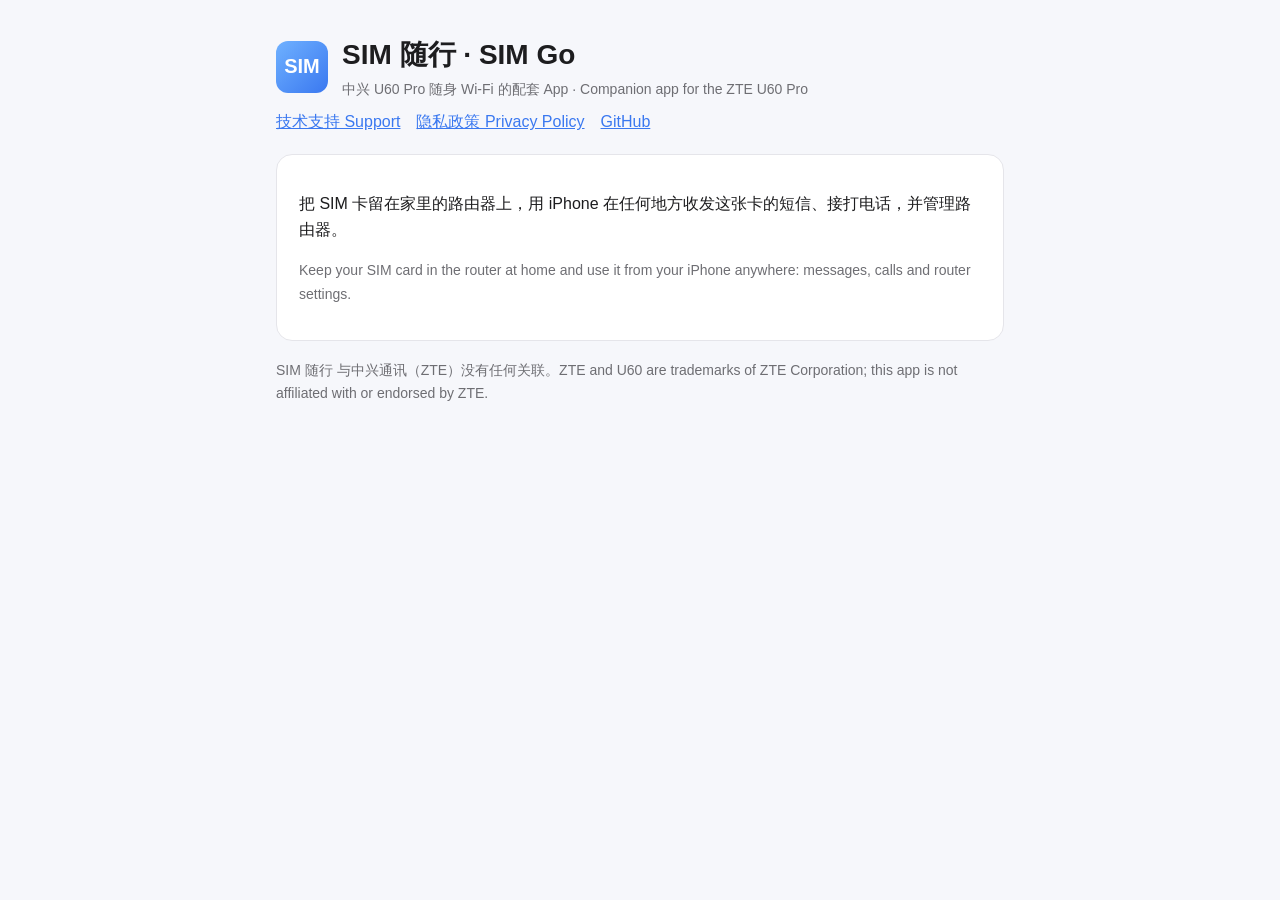
<file: index.html>
<!doctype html><html lang="zh-Hans"><head><meta charset="utf-8"><meta name="viewport" content="width=device-width,initial-scale=1"><title>SIM 随行 · SIM Go</title><link rel="stylesheet" href="style.css"></head><body><main>
<header><div class="logo">SIM</div><div><h1>SIM 随行 · SIM Go</h1><div class="muted">中兴 U60 Pro 随身 Wi-Fi 的配套 App · Companion app for the ZTE U60 Pro</div></div></header>
<nav><a href="support.html">技术支持 Support</a><a href="privacy.html">隐私政策 Privacy Policy</a><a href="https://github.com/Yakultt-t/openu60">GitHub</a></nav>
<div class="card"><p>把 SIM 卡留在家里的路由器上，用 iPhone 在任何地方收发这张卡的短信、接打电话，并管理路由器。</p>
<p class="muted">Keep your SIM card in the router at home and use it from your iPhone anywhere: messages, calls and router settings.</p></div>
<p class="muted">SIM 随行 与中兴通讯（ZTE）没有任何关联。ZTE and U60 are trademarks of ZTE Corporation; this app is not affiliated with or endorsed by ZTE.</p>
</main></body></html>
</file>
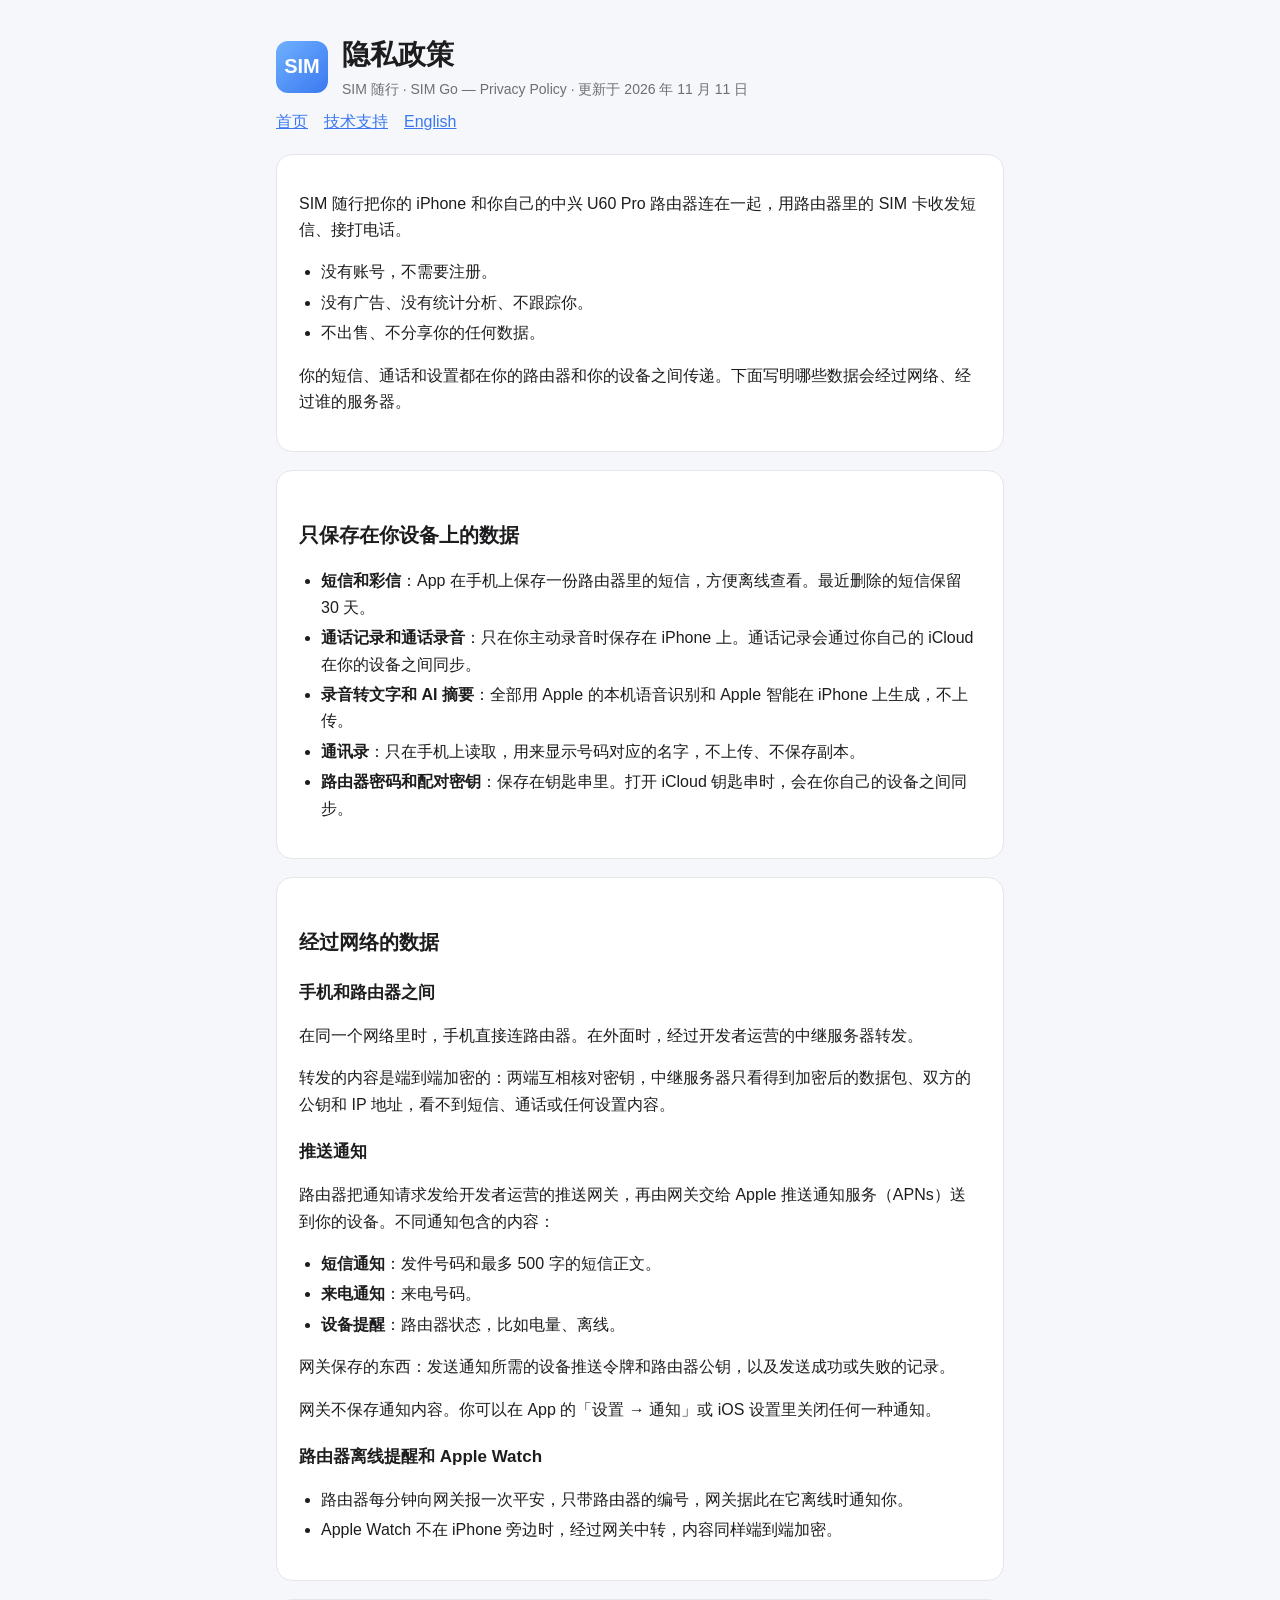
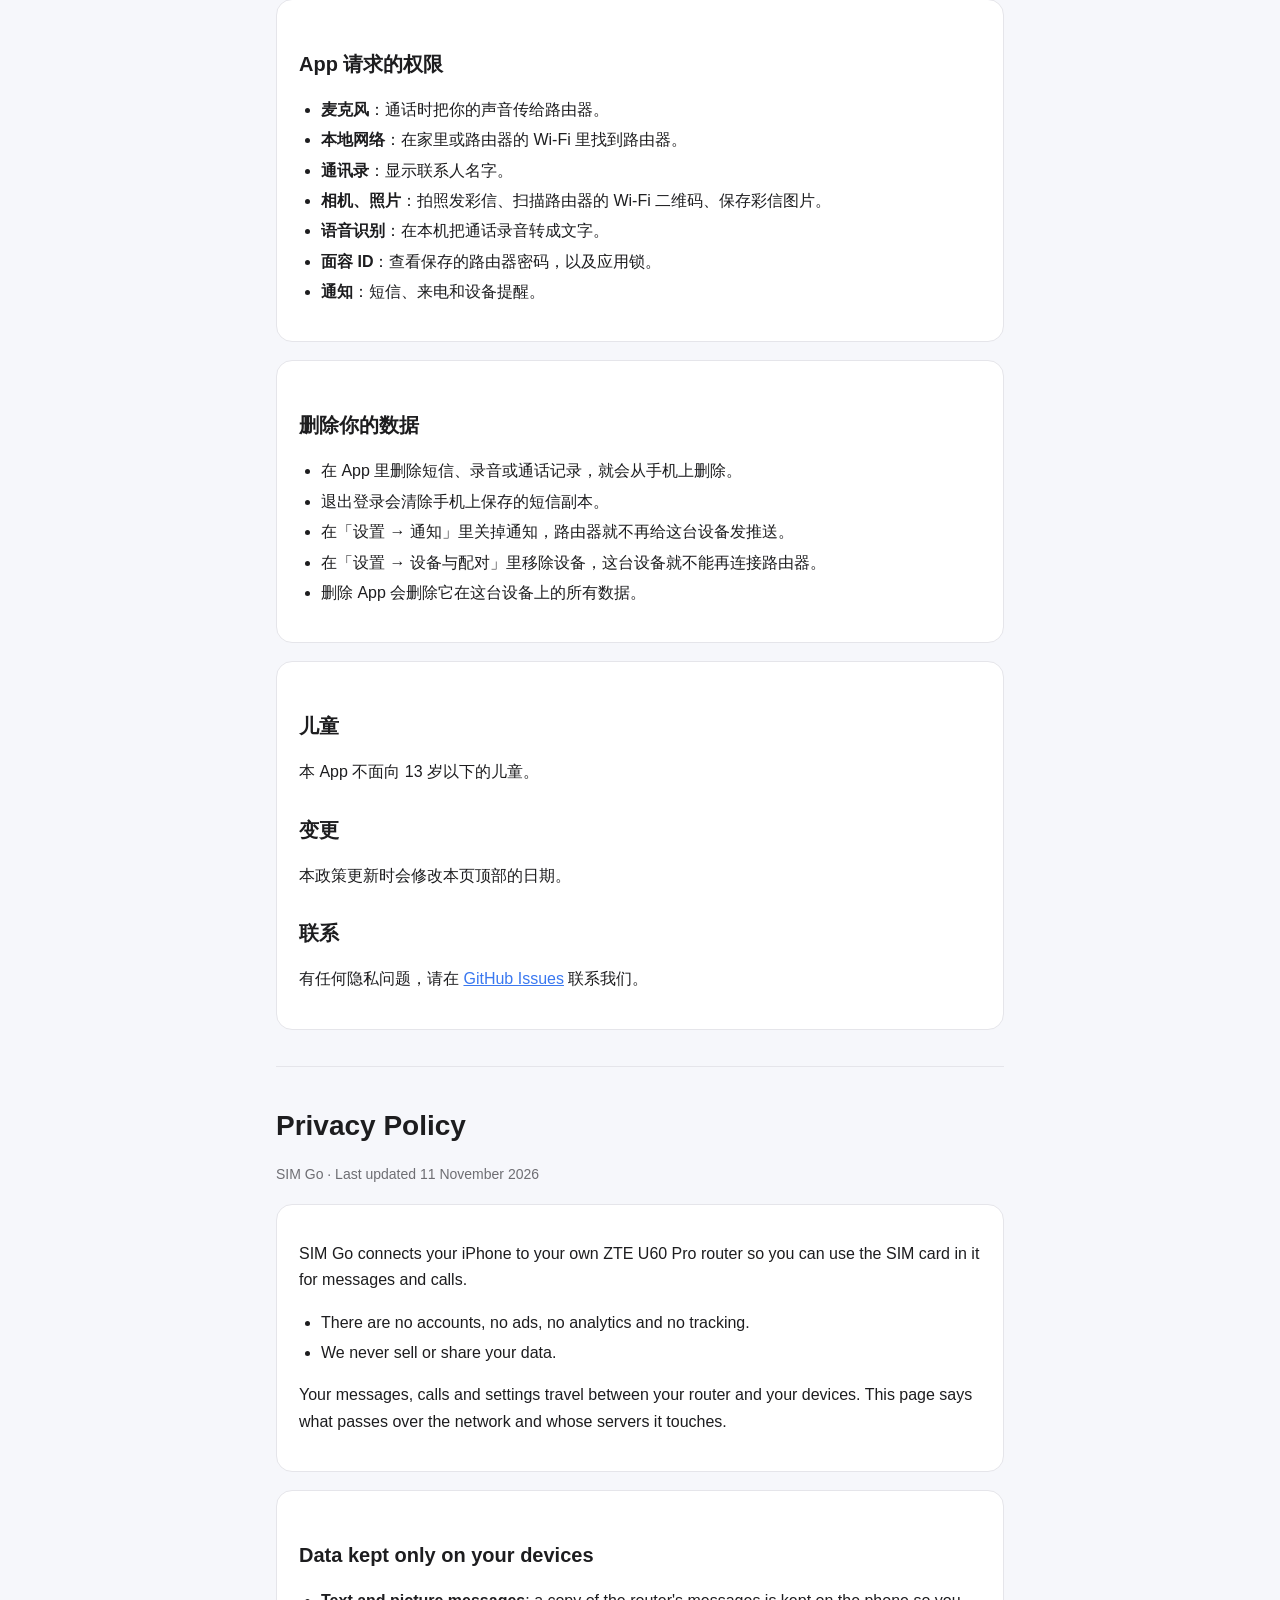
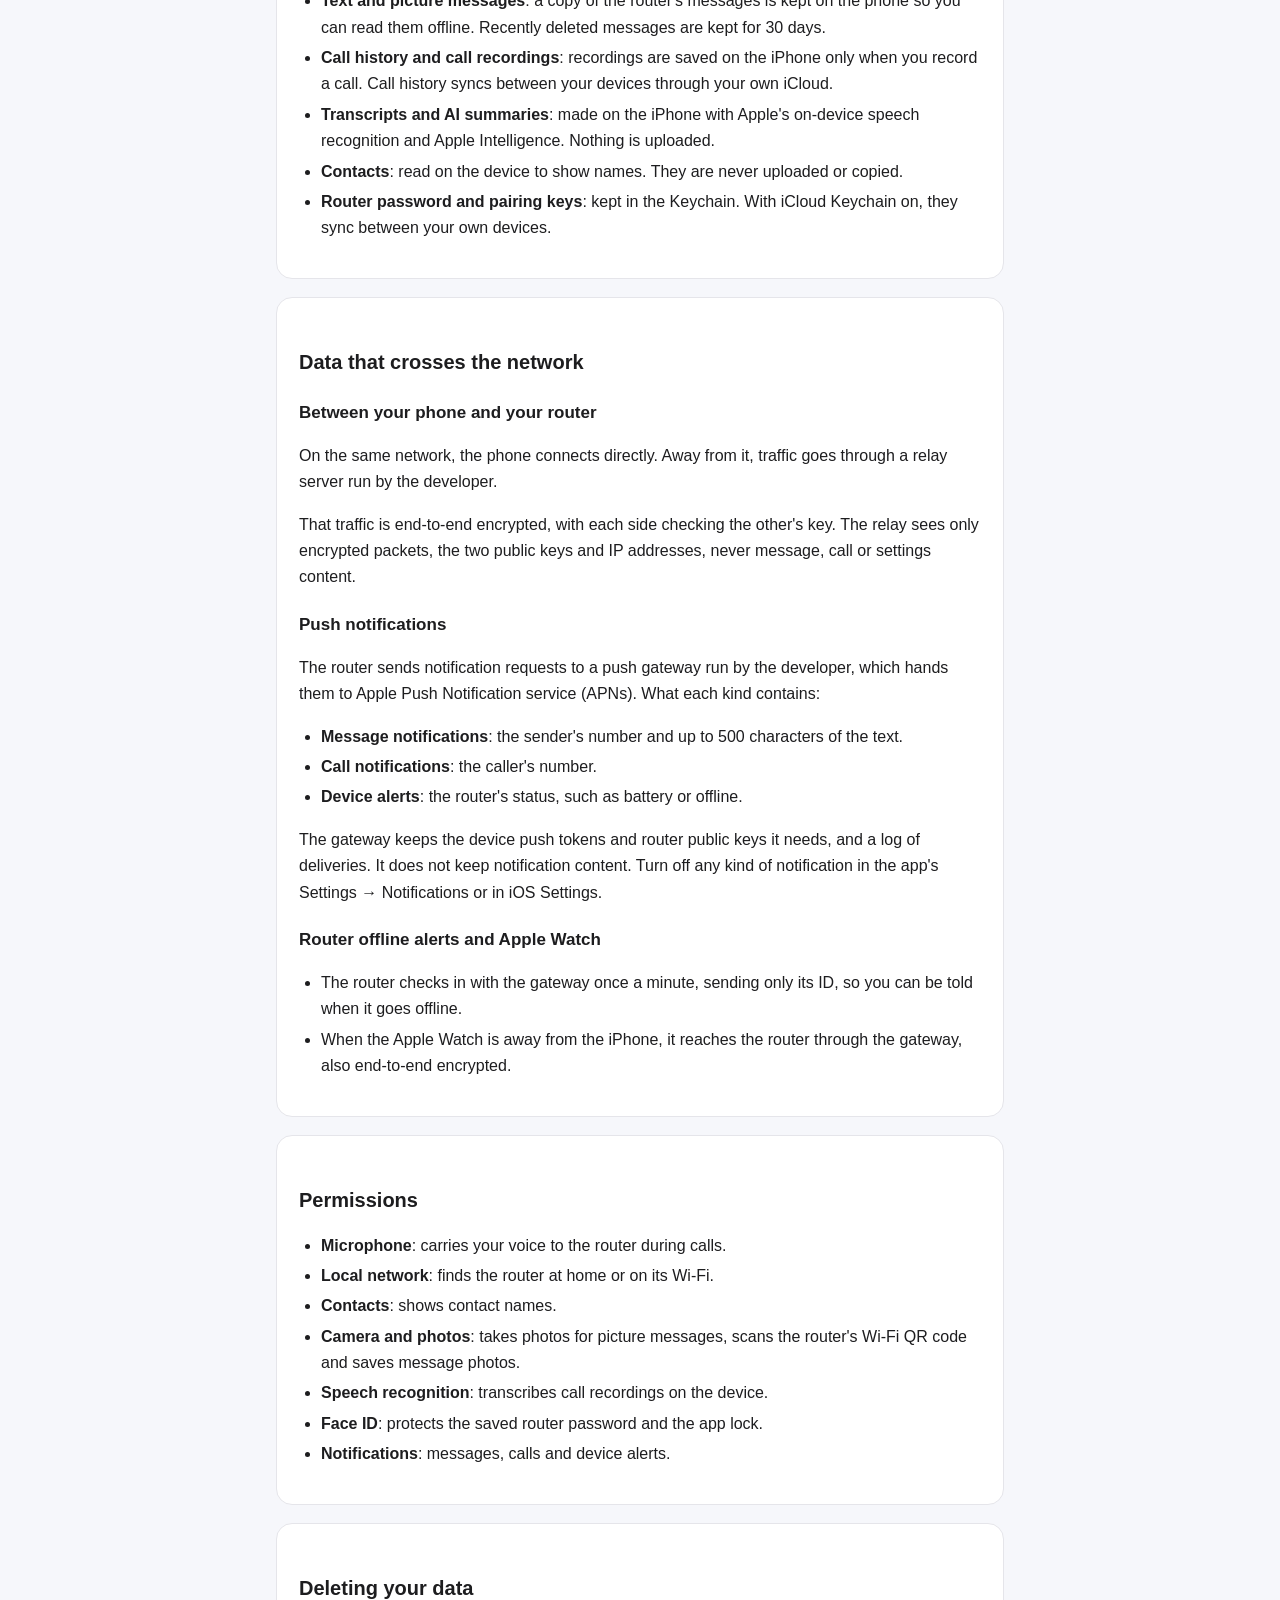
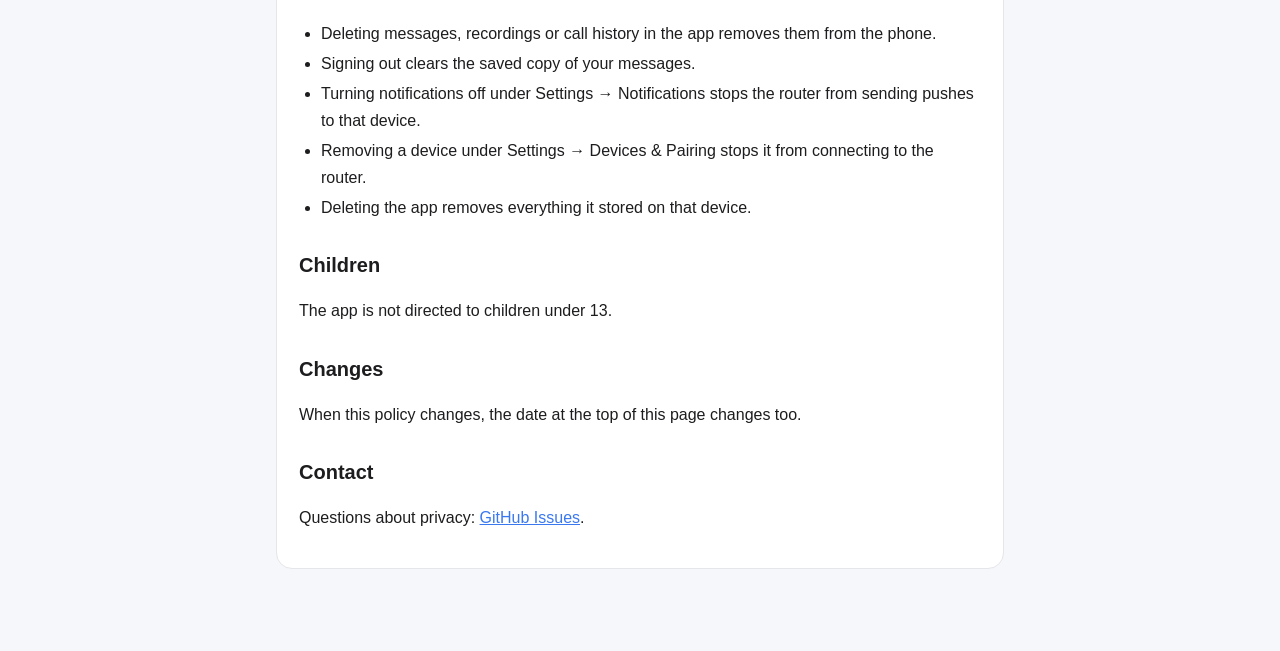
<file: privacy.html>
<!doctype html><html lang="zh-Hans"><head><meta charset="utf-8"><meta name="viewport" content="width=device-width,initial-scale=1"><title>隐私政策 · SIM 随行</title><link rel="stylesheet" href="style.css"></head><body><main>
<header><div class="logo">SIM</div><div><h1>隐私政策</h1><div class="muted">SIM 随行 · SIM Go — Privacy Policy · 更新于 2026 年 11 月 11 日</div></div></header>
<nav><a href="index.html">首页</a><a href="support.html">技术支持</a><a href="#en">English</a></nav>

<div class="card">
<p>SIM 随行把你的 iPhone 和你自己的中兴 U60 Pro 路由器连在一起，用路由器里的 SIM 卡收发短信、接打电话。</p>
<ul>
<li>没有账号，不需要注册。</li>
<li>没有广告、没有统计分析、不跟踪你。</li>
<li>不出售、不分享你的任何数据。</li>
</ul>
<p>你的短信、通话和设置都在你的路由器和你的设备之间传递。下面写明哪些数据会经过网络、经过谁的服务器。</p>
</div>

<div class="card">
<h2>只保存在你设备上的数据</h2>
<ul>
<li><b>短信和彩信</b>：App 在手机上保存一份路由器里的短信，方便离线查看。最近删除的短信保留 30 天。</li>
<li><b>通话记录和通话录音</b>：只在你主动录音时保存在 iPhone 上。通话记录会通过你自己的 iCloud 在你的设备之间同步。</li>
<li><b>录音转文字和 AI 摘要</b>：全部用 Apple 的本机语音识别和 Apple 智能在 iPhone 上生成，不上传。</li>
<li><b>通讯录</b>：只在手机上读取，用来显示号码对应的名字，不上传、不保存副本。</li>
<li><b>路由器密码和配对密钥</b>：保存在钥匙串里。打开 iCloud 钥匙串时，会在你自己的设备之间同步。</li>
</ul>
</div>

<div class="card">
<h2>经过网络的数据</h2>
<h3>手机和路由器之间</h3>
<p>在同一个网络里时，手机直接连路由器。在外面时，经过开发者运营的中继服务器转发。</p>
<p>转发的内容是端到端加密的：两端互相核对密钥，中继服务器只看得到加密后的数据包、双方的公钥和 IP 地址，看不到短信、通话或任何设置内容。</p>
<h3>推送通知</h3>
<p>路由器把通知请求发给开发者运营的推送网关，再由网关交给 Apple 推送通知服务（APNs）送到你的设备。不同通知包含的内容：</p>
<ul>
<li><b>短信通知</b>：发件号码和最多 500 字的短信正文。</li>
<li><b>来电通知</b>：来电号码。</li>
<li><b>设备提醒</b>：路由器状态，比如电量、离线。</li>
</ul>
<p>网关保存的东西：发送通知所需的设备推送令牌和路由器公钥，以及发送成功或失败的记录。</p>
<p>网关不保存通知内容。你可以在 App 的「设置 → 通知」或 iOS 设置里关闭任何一种通知。</p>
<h3>路由器离线提醒和 Apple Watch</h3>
<ul>
<li>路由器每分钟向网关报一次平安，只带路由器的编号，网关据此在它离线时通知你。</li>
<li>Apple Watch 不在 iPhone 旁边时，经过网关中转，内容同样端到端加密。</li>
</ul>
</div>

<div class="card">
<h2>App 请求的权限</h2>
<ul>
<li><b>麦克风</b>：通话时把你的声音传给路由器。</li>
<li><b>本地网络</b>：在家里或路由器的 Wi-Fi 里找到路由器。</li>
<li><b>通讯录</b>：显示联系人名字。</li>
<li><b>相机、照片</b>：拍照发彩信、扫描路由器的 Wi-Fi 二维码、保存彩信图片。</li>
<li><b>语音识别</b>：在本机把通话录音转成文字。</li>
<li><b>面容 ID</b>：查看保存的路由器密码，以及应用锁。</li>
<li><b>通知</b>：短信、来电和设备提醒。</li>
</ul>
</div>

<div class="card">
<h2>删除你的数据</h2>
<ul>
<li>在 App 里删除短信、录音或通话记录，就会从手机上删除。</li>
<li>退出登录会清除手机上保存的短信副本。</li>
<li>在「设置 → 通知」里关掉通知，路由器就不再给这台设备发推送。</li>
<li>在「设置 → 设备与配对」里移除设备，这台设备就不能再连接路由器。</li>
<li>删除 App 会删除它在这台设备上的所有数据。</li>
</ul>
</div>

<div class="card">
<h2>儿童</h2><p>本 App 不面向 13 岁以下的儿童。</p>
<h2>变更</h2><p>本政策更新时会修改本页顶部的日期。</p>
<h2>联系</h2><p>有任何隐私问题，请在 <a href="https://github.com/Yakultt-t/openu60/issues">GitHub Issues</a> 联系我们。</p>
</div>

<hr id="en">
<h1>Privacy Policy</h1>
<p class="muted">SIM Go · Last updated 11 November 2026</p>
<div class="card">
<p>SIM Go connects your iPhone to your own ZTE U60 Pro router so you can use the SIM card in it for messages and calls.</p>
<ul>
<li>There are no accounts, no ads, no analytics and no tracking.</li>
<li>We never sell or share your data.</li>
</ul>
<p>Your messages, calls and settings travel between your router and your devices. This page says what passes over the network and whose servers it touches.</p>
</div>
<div class="card">
<h2>Data kept only on your devices</h2>
<ul>
<li><b>Text and picture messages</b>: a copy of the router's messages is kept on the phone so you can read them offline. Recently deleted messages are kept for 30 days.</li>
<li><b>Call history and call recordings</b>: recordings are saved on the iPhone only when you record a call. Call history syncs between your devices through your own iCloud.</li>
<li><b>Transcripts and AI summaries</b>: made on the iPhone with Apple's on-device speech recognition and Apple Intelligence. Nothing is uploaded.</li>
<li><b>Contacts</b>: read on the device to show names. They are never uploaded or copied.</li>
<li><b>Router password and pairing keys</b>: kept in the Keychain. With iCloud Keychain on, they sync between your own devices.</li>
</ul>
</div>
<div class="card">
<h2>Data that crosses the network</h2>
<h3>Between your phone and your router</h3>
<p>On the same network, the phone connects directly. Away from it, traffic goes through a relay server run by the developer.</p>
<p>That traffic is end-to-end encrypted, with each side checking the other's key. The relay sees only encrypted packets, the two public keys and IP addresses, never message, call or settings content.</p>
<h3>Push notifications</h3>
<p>The router sends notification requests to a push gateway run by the developer, which hands them to Apple Push Notification service (APNs). What each kind contains:</p>
<ul>
<li><b>Message notifications</b>: the sender's number and up to 500 characters of the text.</li>
<li><b>Call notifications</b>: the caller's number.</li>
<li><b>Device alerts</b>: the router's status, such as battery or offline.</li>
</ul>
<p>The gateway keeps the device push tokens and router public keys it needs, and a log of deliveries. It does not keep notification content. Turn off any kind of notification in the app's Settings → Notifications or in iOS Settings.</p>
<h3>Router offline alerts and Apple Watch</h3>
<ul>
<li>The router checks in with the gateway once a minute, sending only its ID, so you can be told when it goes offline.</li>
<li>When the Apple Watch is away from the iPhone, it reaches the router through the gateway, also end-to-end encrypted.</li>
</ul>
</div>
<div class="card">
<h2>Permissions</h2>
<ul>
<li><b>Microphone</b>: carries your voice to the router during calls.</li>
<li><b>Local network</b>: finds the router at home or on its Wi-Fi.</li>
<li><b>Contacts</b>: shows contact names.</li>
<li><b>Camera and photos</b>: takes photos for picture messages, scans the router's Wi-Fi QR code and saves message photos.</li>
<li><b>Speech recognition</b>: transcribes call recordings on the device.</li>
<li><b>Face ID</b>: protects the saved router password and the app lock.</li>
<li><b>Notifications</b>: messages, calls and device alerts.</li>
</ul>
</div>
<div class="card">
<h2>Deleting your data</h2>
<ul>
<li>Deleting messages, recordings or call history in the app removes them from the phone.</li>
<li>Signing out clears the saved copy of your messages.</li>
<li>Turning notifications off under Settings → Notifications stops the router from sending pushes to that device.</li>
<li>Removing a device under Settings → Devices &amp; Pairing stops it from connecting to the router.</li>
<li>Deleting the app removes everything it stored on that device.</li>
</ul>
<h2>Children</h2><p>The app is not directed to children under 13.</p>
<h2>Changes</h2><p>When this policy changes, the date at the top of this page changes too.</p>
<h2>Contact</h2><p>Questions about privacy: <a href="https://github.com/Yakultt-t/openu60/issues">GitHub Issues</a>.</p>
</div>
</main></body></html>
</file>
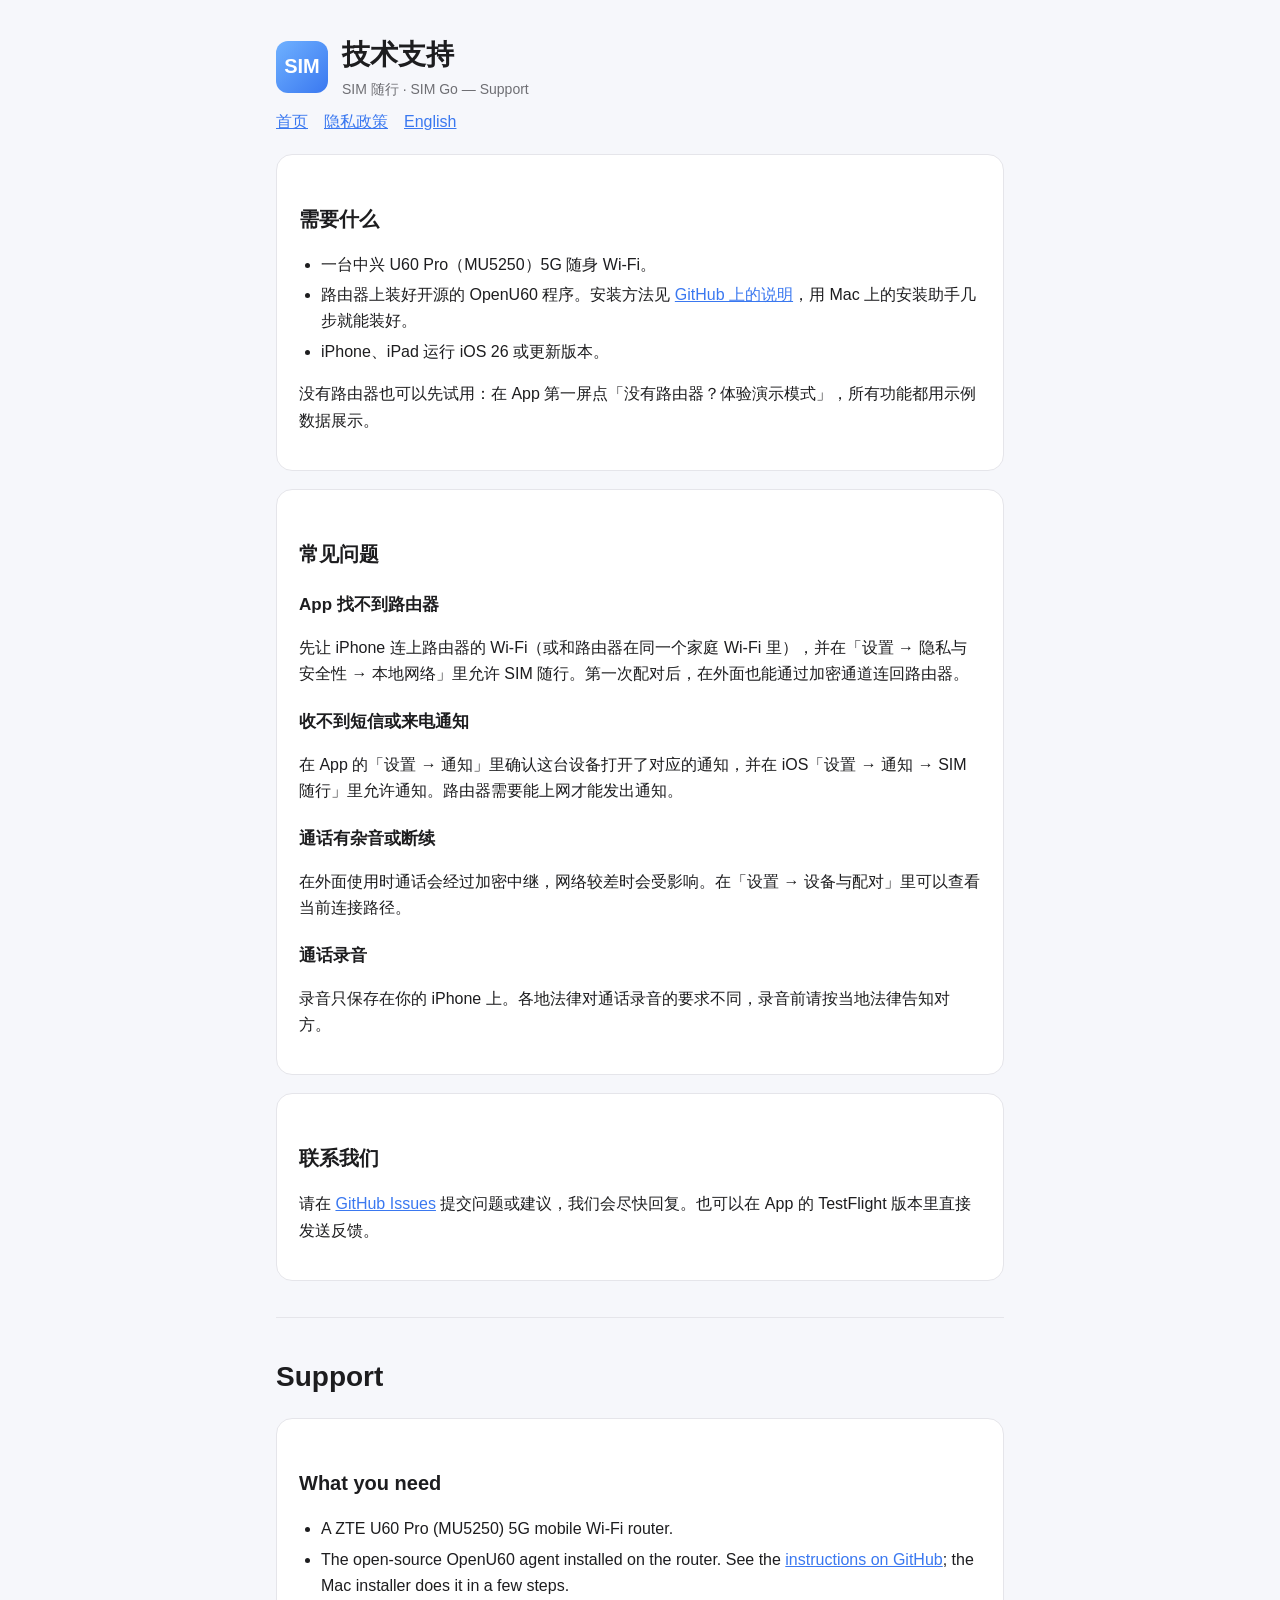
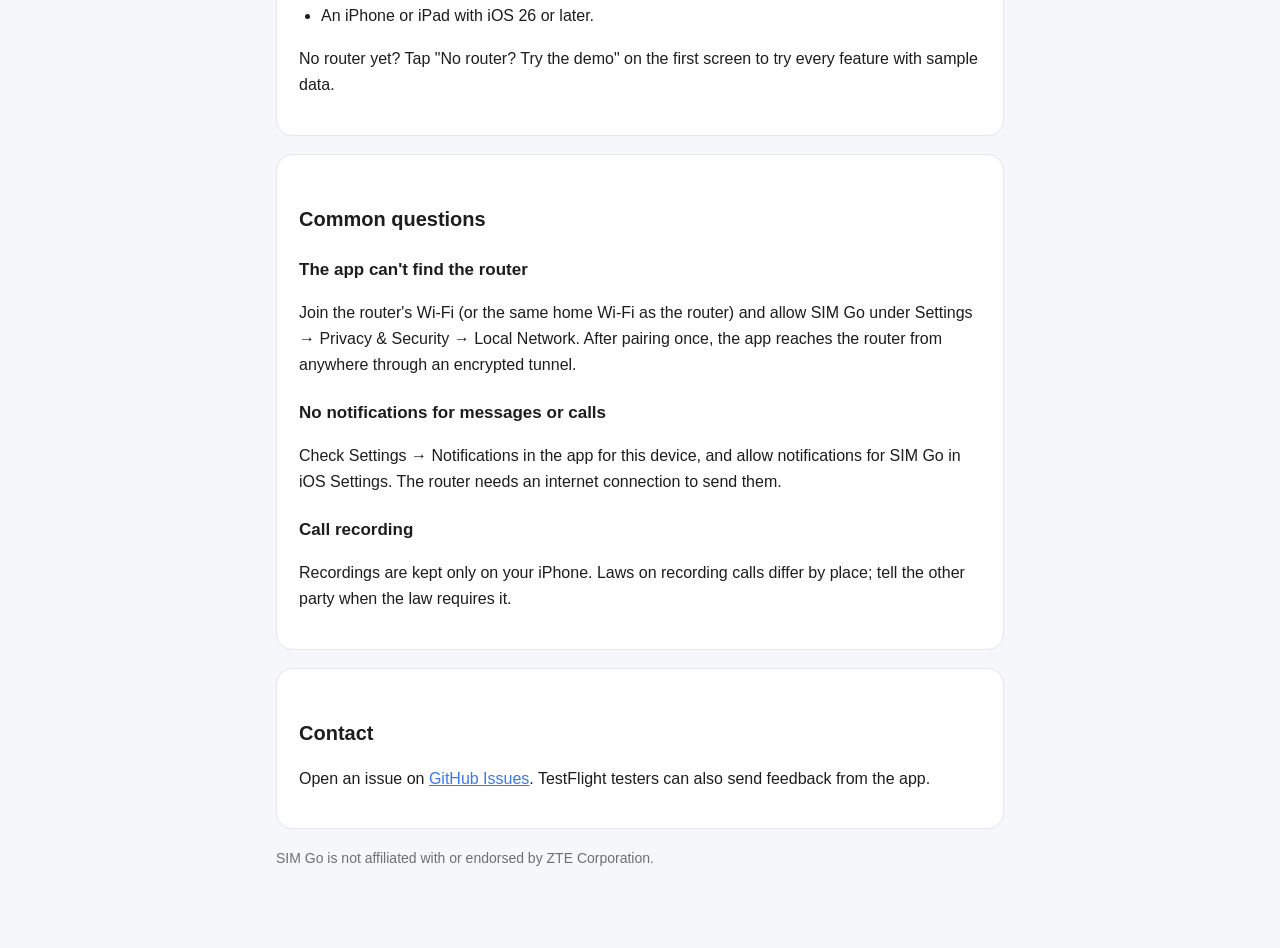
<file: support.html>
<!doctype html><html lang="zh-Hans"><head><meta charset="utf-8"><meta name="viewport" content="width=device-width,initial-scale=1"><title>技术支持 · SIM 随行</title><link rel="stylesheet" href="style.css"></head><body><main>
<header><div class="logo">SIM</div><div><h1>技术支持</h1><div class="muted">SIM 随行 · SIM Go — Support</div></div></header>
<nav><a href="index.html">首页</a><a href="privacy.html">隐私政策</a><a href="#en">English</a></nav>

<div class="card">
<h2>需要什么</h2>
<ul>
<li>一台中兴 U60 Pro（MU5250）5G 随身 Wi-Fi。</li>
<li>路由器上装好开源的 OpenU60 程序。安装方法见 <a href="https://github.com/Yakultt-t/openu60">GitHub 上的说明</a>，用 Mac 上的安装助手几步就能装好。</li>
<li>iPhone、iPad 运行 iOS 26 或更新版本。</li>
</ul>
<p>没有路由器也可以先试用：在 App 第一屏点「没有路由器？体验演示模式」，所有功能都用示例数据展示。</p>
</div>

<div class="card">
<h2>常见问题</h2>
<h3>App 找不到路由器</h3>
<p>先让 iPhone 连上路由器的 Wi-Fi（或和路由器在同一个家庭 Wi-Fi 里），并在「设置 → 隐私与安全性 → 本地网络」里允许 SIM 随行。第一次配对后，在外面也能通过加密通道连回路由器。</p>
<h3>收不到短信或来电通知</h3>
<p>在 App 的「设置 → 通知」里确认这台设备打开了对应的通知，并在 iOS「设置 → 通知 → SIM 随行」里允许通知。路由器需要能上网才能发出通知。</p>
<h3>通话有杂音或断续</h3>
<p>在外面使用时通话会经过加密中继，网络较差时会受影响。在「设置 → 设备与配对」里可以查看当前连接路径。</p>
<h3>通话录音</h3>
<p>录音只保存在你的 iPhone 上。各地法律对通话录音的要求不同，录音前请按当地法律告知对方。</p>
</div>

<div class="card">
<h2>联系我们</h2>
<p>请在 <a href="https://github.com/Yakultt-t/openu60/issues">GitHub Issues</a> 提交问题或建议，我们会尽快回复。也可以在 App 的 TestFlight 版本里直接发送反馈。</p>
</div>

<hr id="en">
<h1>Support</h1>
<div class="card">
<h2>What you need</h2>
<ul>
<li>A ZTE U60 Pro (MU5250) 5G mobile Wi-Fi router.</li>
<li>The open-source OpenU60 agent installed on the router. See the <a href="https://github.com/Yakultt-t/openu60">instructions on GitHub</a>; the Mac installer does it in a few steps.</li>
<li>An iPhone or iPad with iOS 26 or later.</li>
</ul>
<p>No router yet? Tap "No router? Try the demo" on the first screen to try every feature with sample data.</p>
</div>
<div class="card">
<h2>Common questions</h2>
<h3>The app can't find the router</h3>
<p>Join the router's Wi-Fi (or the same home Wi-Fi as the router) and allow SIM Go under Settings → Privacy &amp; Security → Local Network. After pairing once, the app reaches the router from anywhere through an encrypted tunnel.</p>
<h3>No notifications for messages or calls</h3>
<p>Check Settings → Notifications in the app for this device, and allow notifications for SIM Go in iOS Settings. The router needs an internet connection to send them.</p>
<h3>Call recording</h3>
<p>Recordings are kept only on your iPhone. Laws on recording calls differ by place; tell the other party when the law requires it.</p>
</div>
<div class="card">
<h2>Contact</h2>
<p>Open an issue on <a href="https://github.com/Yakultt-t/openu60/issues">GitHub Issues</a>. TestFlight testers can also send feedback from the app.</p>
</div>
<p class="muted">SIM Go is not affiliated with or endorsed by ZTE Corporation.</p>
</main></body></html>
</file>
<file: style.css>
:root{--bg:#f6f7fb;--card:#fff;--text:#1d1d1f;--muted:#6e6e73;--accent:#3a78f0;--line:#e5e5ea}
@media (prefers-color-scheme:dark){:root{--bg:#000;--card:#1c1c1e;--text:#f5f5f7;--muted:#98989d;--accent:#6fb1ff;--line:#38383a}}
*{box-sizing:border-box}body{margin:0;background:var(--bg);color:var(--text);font:16px/1.65 -apple-system,BlinkMacSystemFont,"PingFang SC","Helvetica Neue",sans-serif}
main{max-width:760px;margin:0 auto;padding:32px 16px 64px}
header{display:flex;align-items:center;gap:14px;margin-bottom:8px}
.logo{width:52px;height:52px;border-radius:12px;background:linear-gradient(135deg,#6fb1ff,#3a78f0);display:grid;place-items:center;color:#fff;font-weight:700;font-size:20px}
h1{font-size:28px;margin:0}h2{font-size:20px;margin:28px 0 8px}h3{font-size:17px;margin:20px 0 6px}
.card{background:var(--card);border:1px solid var(--line);border-radius:16px;padding:20px 22px;margin:18px 0}
.muted{color:var(--muted);font-size:14px}a{color:var(--accent)}ul{padding-left:22px}li{margin:4px 0}
nav{display:flex;gap:16px;flex-wrap:wrap;margin:8px 0 0}hr{border:0;border-top:1px solid var(--line);margin:36px 0}
</file>
